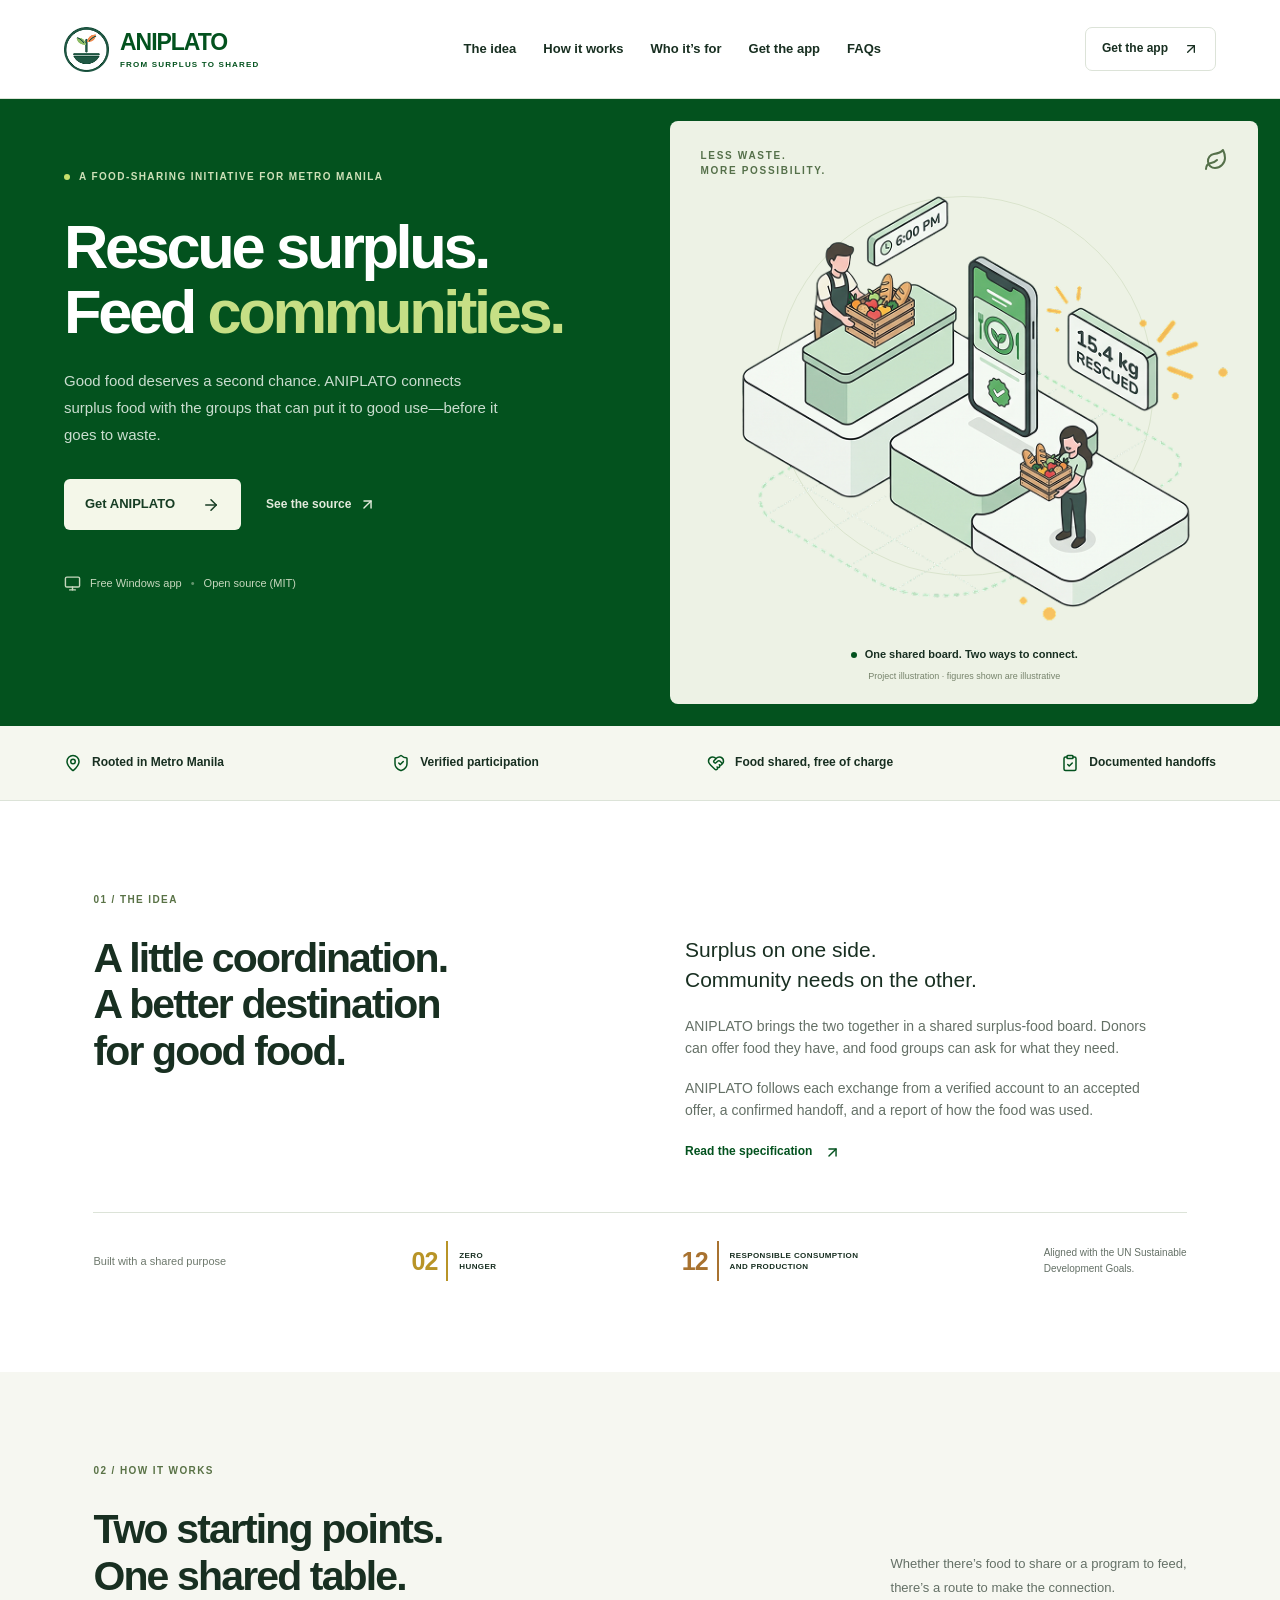
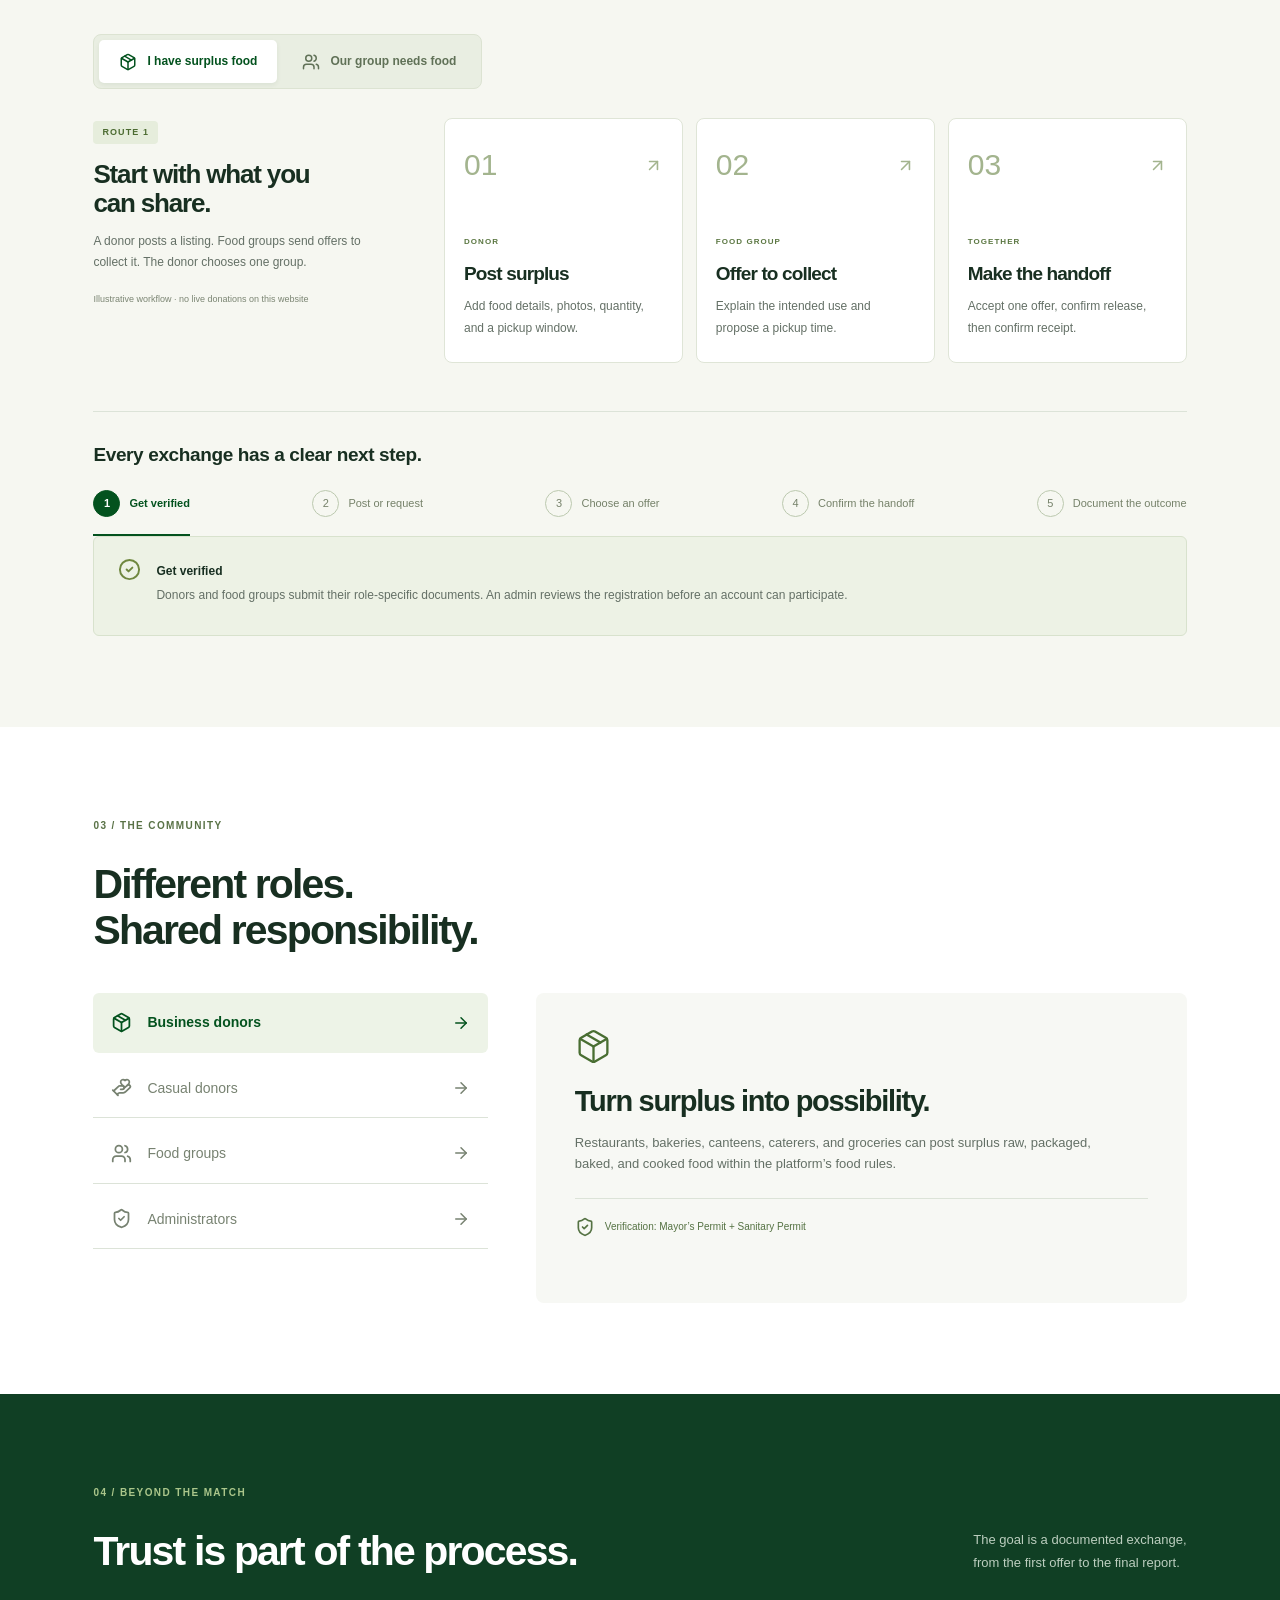
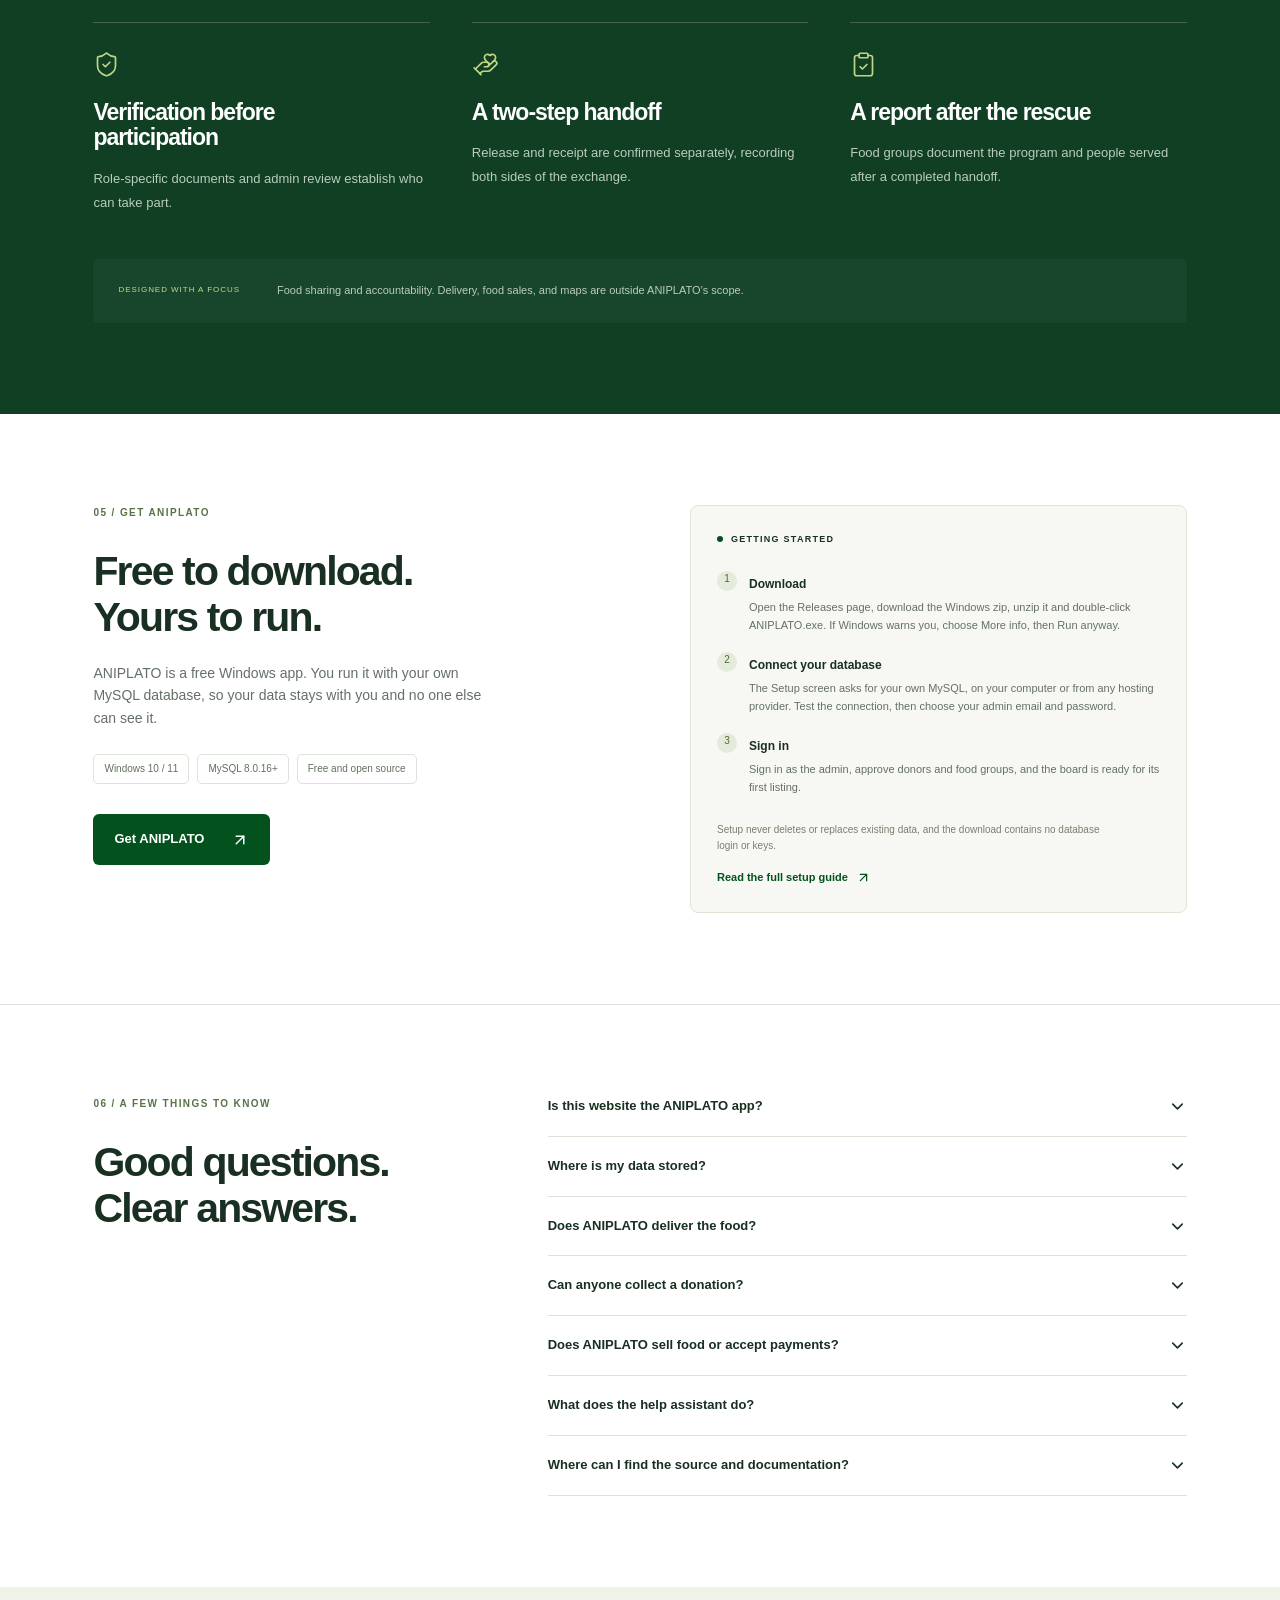
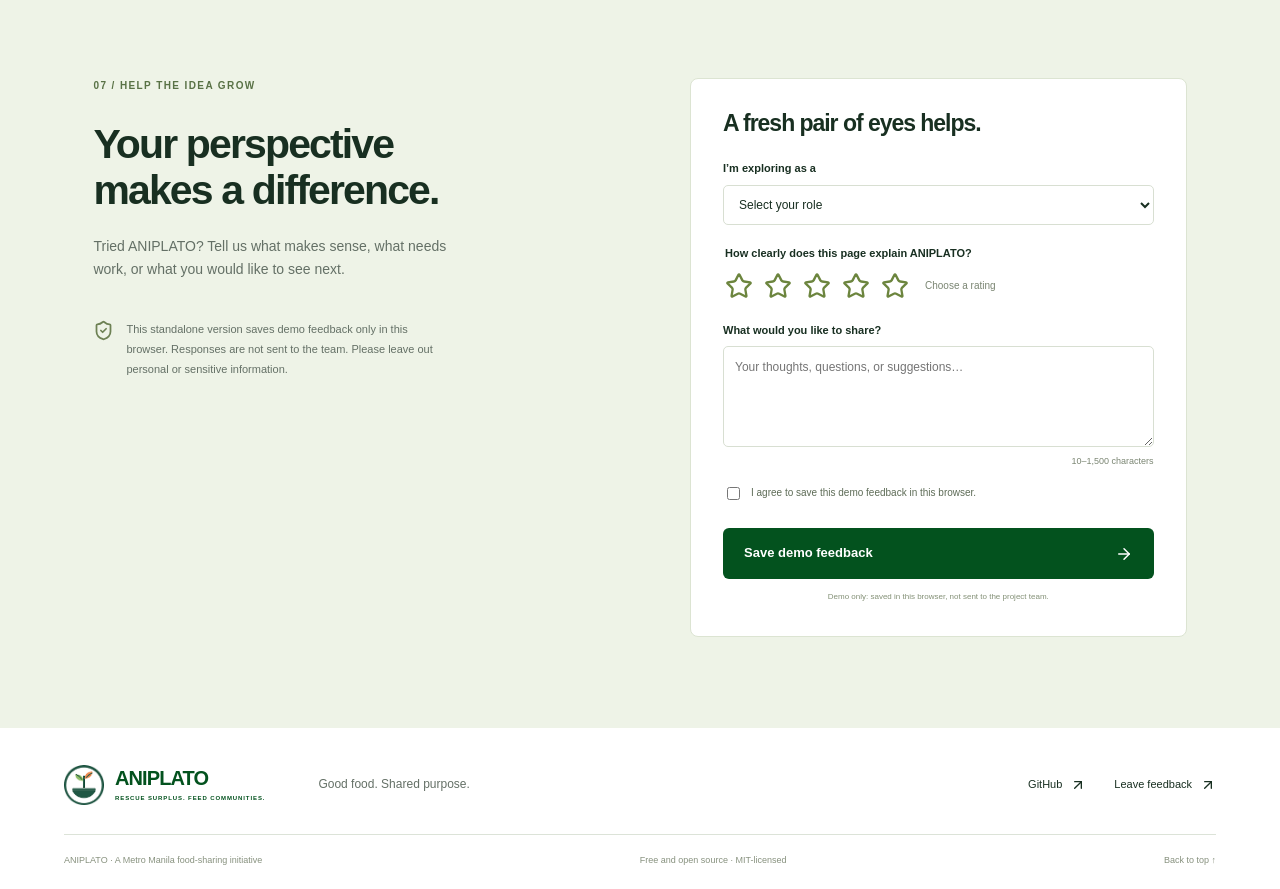
<file: website/index.html>
<!doctype html>
<html lang="en">
<head>
<meta charset="utf-8">
<meta name="viewport" content="width=device-width, initial-scale=1">
<meta name="description" content="ANIPLATO is a free app that connects Metro Manila’s surplus food donors with the food groups that need it. Download it and run it on your own database.">
<meta property="og:type" content="website">
<meta property="og:title" content="ANIPLATO — Rescue Surplus. Feed Communities.">
<meta property="og:description" content="A free, open-source app that gets surplus food from Metro Manila businesses to the food groups that need it, before it spoils.">
<meta name="twitter:card" content="summary">
<title>ANIPLATO — Rescue Surplus. Feed Communities.</title>
<link rel="icon" href="assets/logo.png">
<link rel="stylesheet" href="styles.css">
<script src="script.js" defer></script>
</head>
<body><a class="skip" href="#main">Skip to content</a><header><a aria-label="ANIPLATO home" class="brand" href="#"><img alt="" src="assets/logo.png"/><span>ANIPLATO<small>FROM SURPLUS TO SHARED</small></span></a><nav aria-label="Main navigation" class=""><a href="#project">The idea</a><a href="#how-it-works">How it works</a><a href="#community">Who it’s for</a><a href="#source">Get the app</a><a href="#faqs">FAQs</a></nav><a class="nav-cta" href="https://github.com/Az-Zav/ANIPLATO/releases" rel="noreferrer" target="_blank">Get the app <svg aria-hidden="true" class="lucide lucide-arrow-up-right" fill="none" height="16" stroke="currentColor" stroke-linecap="round" stroke-linejoin="round" stroke-width="2" viewbox="0 0 24 24" width="16" xmlns="http://www.w3.org/2000/svg"><path d="M7 7h10v10"></path><path d="M7 17 17 7"></path></svg></a><button aria-expanded="false" aria-label="Open menu" class="menu"><svg aria-hidden="true" class="lucide lucide-menu" fill="none" height="24" stroke="currentColor" stroke-linecap="round" stroke-linejoin="round" stroke-width="2" viewbox="0 0 24 24" width="24" xmlns="http://www.w3.org/2000/svg"><path d="M4 5h16"></path><path d="M4 12h16"></path><path d="M4 19h16"></path></svg></button></header><main id="main"><section class="hero"><div class="hero-copy"><div class="eyebrow"><span class="dot"></span>A FOOD-SHARING INITIATIVE FOR METRO MANILA</div><h1>Rescue surplus.<br/>Feed <span>communities.</span></h1><p>Good food deserves a second chance. ANIPLATO connects surplus food with the groups that can put it to good use—before it goes to waste.</p><div class="hero-actions"><a class="button light" href="https://github.com/Az-Zav/ANIPLATO/releases" rel="noreferrer" target="_blank">Get ANIPLATO <svg aria-hidden="true" class="lucide lucide-arrow-right" fill="none" height="18" stroke="currentColor" stroke-linecap="round" stroke-linejoin="round" stroke-width="2" viewbox="0 0 24 24" width="18" xmlns="http://www.w3.org/2000/svg"><path d="M5 12h14"></path><path d="m12 5 7 7-7 7"></path></svg></a><a class="text-link" href="https://github.com/Az-Zav/ANIPLATO" rel="noreferrer" target="_blank">See the source <svg aria-hidden="true" class="lucide lucide-arrow-up-right" fill="none" height="17" stroke="currentColor" stroke-linecap="round" stroke-linejoin="round" stroke-width="2" viewbox="0 0 24 24" width="17" xmlns="http://www.w3.org/2000/svg"><path d="M7 7h10v10"></path><path d="M7 17 17 7"></path></svg></a></div><div class="hero-note"><svg aria-hidden="true" class="lucide lucide-monitor" fill="none" height="17" stroke="currentColor" stroke-linecap="round" stroke-linejoin="round" stroke-width="2" viewbox="0 0 24 24" width="17" xmlns="http://www.w3.org/2000/svg"><rect height="14" rx="2" width="20" x="2" y="3"></rect><line x1="8" x2="16" y1="21" y2="21"></line><line x1="12" x2="12" y1="17" y2="21"></line></svg> Free Windows app <span>•</span> Open source (MIT)</div></div><div class="hero-art"><div class="art-heading"><span>LESS WASTE.<br/>MORE POSSIBILITY.</span><svg aria-hidden="true" class="lucide lucide-leaf" fill="none" height="24" stroke="currentColor" stroke-linecap="round" stroke-linejoin="round" stroke-width="2" viewbox="0 0 24 24" width="24" xmlns="http://www.w3.org/2000/svg"><path d="M11 20A7 7 0 0 1 9.8 6.1C15.5 5 17 4.48 19 2c1 2 2 4.18 2 8 0 5.5-4.78 10-10 10Z"></path><path d="M2 21c0-3 1.85-5.36 5.08-6C9.5 14.52 12 13 13 12"></path></svg></div><img alt="ANIPLATO’s original illustration of a donor sharing a food crate with a community recipient" src="assets/hero.png"/><div class="art-caption"><span class="dot"></span> One shared board. Two ways to connect.</div><span class="illustration-note">Project illustration · figures shown are illustrative</span></div></section><div class="values-strip"><span><svg aria-hidden="true" class="lucide lucide-map-pin" fill="none" height="24" stroke="currentColor" stroke-linecap="round" stroke-linejoin="round" stroke-width="2" viewbox="0 0 24 24" width="24" xmlns="http://www.w3.org/2000/svg"><path d="M20 10c0 4.993-5.539 10.193-7.399 11.799a1 1 0 0 1-1.202 0C9.539 20.193 4 14.993 4 10a8 8 0 0 1 16 0"></path><circle cx="12" cy="10" r="3"></circle></svg>Rooted in Metro Manila</span><span><svg aria-hidden="true" class="lucide lucide-shield-check" fill="none" height="24" stroke="currentColor" stroke-linecap="round" stroke-linejoin="round" stroke-width="2" viewbox="0 0 24 24" width="24" xmlns="http://www.w3.org/2000/svg"><path d="M20 13c0 5-3.5 7.5-7.66 8.95a1 1 0 0 1-.67-.01C7.5 20.5 4 18 4 13V6a1 1 0 0 1 1-1c2 0 4.5-1.2 6.24-2.72a1.17 1.17 0 0 1 1.52 0C14.51 3.81 17 5 19 5a1 1 0 0 1 1 1z"></path><path d="m9 12 2 2 4-4"></path></svg>Verified participation</span><span><svg aria-hidden="true" class="lucide lucide-heart-handshake" fill="none" height="24" stroke="currentColor" stroke-linecap="round" stroke-linejoin="round" stroke-width="2" viewbox="0 0 24 24" width="24" xmlns="http://www.w3.org/2000/svg"><path d="M19.414 14.414C21 12.828 22 11.5 22 9.5a5.5 5.5 0 0 0-9.591-3.676.6.6 0 0 1-.818.001A5.5 5.5 0 0 0 2 9.5c0 2.3 1.5 4 3 5.5l5.535 5.362a2 2 0 0 0 2.879.052 2.12 2.12 0 0 0-.004-3 2.124 2.124 0 1 0 3-3 2.124 2.124 0 0 0 3.004 0 2 2 0 0 0 0-2.828l-1.881-1.882a2.41 2.41 0 0 0-3.409 0l-1.71 1.71a2 2 0 0 1-2.828 0 2 2 0 0 1 0-2.828l2.823-2.762"></path></svg>Food shared, free of charge</span><span><svg aria-hidden="true" class="lucide lucide-clipboard-check" fill="none" height="24" stroke="currentColor" stroke-linecap="round" stroke-linejoin="round" stroke-width="2" viewbox="0 0 24 24" width="24" xmlns="http://www.w3.org/2000/svg"><rect height="4" rx="1" ry="1" width="8" x="8" y="2"></rect><path d="M16 4h2a2 2 0 0 1 2 2v14a2 2 0 0 1-2 2H6a2 2 0 0 1-2-2V6a2 2 0 0 1 2-2h2"></path><path d="m9 14 2 2 4-4"></path></svg>Documented handoffs</span></div><section class="section project" id="project"><div class="section-kicker">01 / THE IDEA</div><div class="project-grid"><h2>A little coordination.<br/>A better destination<br/>for good food.</h2><div><p class="lead">Surplus on one side.<br/>Community needs on the other.</p><p>ANIPLATO brings the two together in a shared surplus-food board. Donors can offer food they have, and food groups can ask for what they need.</p><p>ANIPLATO follows each exchange from a verified account to an accepted offer, a confirmed handoff, and a report of how the food was used.</p><a class="inline-link" href="https://github.com/Az-Zav/ANIPLATO/blob/main/docs/Project%20Spec.md" rel="noreferrer" target="_blank">Read the specification <svg aria-hidden="true" class="lucide lucide-arrow-up-right" fill="none" height="17" stroke="currentColor" stroke-linecap="round" stroke-linejoin="round" stroke-width="2" viewbox="0 0 24 24" width="17" xmlns="http://www.w3.org/2000/svg"><path d="M7 7h10v10"></path><path d="M7 17 17 7"></path></svg></a></div></div><div class="sdg-row"><span class="sdg-title">Built with a shared purpose</span><div><b class="sdg-number gold">02</b><span>ZERO<br/>HUNGER</span></div><div><b class="sdg-number ochre">12</b><span>RESPONSIBLE CONSUMPTION<br/>AND PRODUCTION</span></div><p>Aligned with the UN Sustainable<br/>Development Goals.</p></div></section><section class="routes section" id="how-it-works"><div class="section-top"><div><div class="section-kicker">02 / HOW IT WORKS</div><h2>Two starting points.<br/>One shared table.</h2></div><p>Whether there’s food to share or a program to feed,<br class="desktop"/> there’s a route to make the connection.</p></div><div aria-label="Donation routes" class="route-tabs" role="tablist"><button aria-controls="route-panel" aria-selected="true" id="route-tab-0" role="tab"><svg aria-hidden="true" class="lucide lucide-package" fill="none" height="18" stroke="currentColor" stroke-linecap="round" stroke-linejoin="round" stroke-width="2" viewbox="0 0 24 24" width="18" xmlns="http://www.w3.org/2000/svg"><path d="M11 21.73a2 2 0 0 0 2 0l7-4A2 2 0 0 0 21 16V8a2 2 0 0 0-1-1.73l-7-4a2 2 0 0 0-2 0l-7 4A2 2 0 0 0 3 8v8a2 2 0 0 0 1 1.73z"></path><path d="M12 22V12"></path><polyline points="3.29 7 12 12 20.71 7"></polyline><path d="m7.5 4.27 9 5.15"></path></svg> I have surplus food</button><button aria-controls="route-panel" aria-selected="false" id="route-tab-1" role="tab"><svg aria-hidden="true" class="lucide lucide-users" fill="none" height="18" stroke="currentColor" stroke-linecap="round" stroke-linejoin="round" stroke-width="2" viewbox="0 0 24 24" width="18" xmlns="http://www.w3.org/2000/svg"><path d="M16 21v-2a4 4 0 0 0-4-4H6a4 4 0 0 0-4 4v2"></path><path d="M16 3.128a4 4 0 0 1 0 7.744"></path><path d="M22 21v-2a4 4 0 0 0-3-3.87"></path><circle cx="9" cy="7" r="4"></circle></svg> Our group needs food</button></div><div aria-labelledby="route-tab-0" class="route-panel" id="route-panel" role="tabpanel"><div class="route-intro"><span class="pill">ROUTE 1</span><h3>Start with what you can share.</h3><p>A donor posts a listing. Food groups send offers to collect it. The donor chooses one group.</p><small>Illustrative workflow · no live donations on this website</small></div><div class="route-cards"><article><div class="card-num">01<svg aria-hidden="true" class="lucide lucide-arrow-up-right" fill="none" height="19" stroke="currentColor" stroke-linecap="round" stroke-linejoin="round" stroke-width="2" viewbox="0 0 24 24" width="19" xmlns="http://www.w3.org/2000/svg"><path d="M7 7h10v10"></path><path d="M7 17 17 7"></path></svg></div><small>DONOR</small><h4>Post surplus</h4><p>Add food details, photos, quantity, and a pickup window.</p></article><article><div class="card-num">02<svg aria-hidden="true" class="lucide lucide-arrow-up-right" fill="none" height="19" stroke="currentColor" stroke-linecap="round" stroke-linejoin="round" stroke-width="2" viewbox="0 0 24 24" width="19" xmlns="http://www.w3.org/2000/svg"><path d="M7 7h10v10"></path><path d="M7 17 17 7"></path></svg></div><small>FOOD GROUP</small><h4>Offer to collect</h4><p>Explain the intended use and propose a pickup time.</p></article><article><div class="card-num">03<svg aria-hidden="true" class="lucide lucide-arrow-up-right" fill="none" height="19" stroke="currentColor" stroke-linecap="round" stroke-linejoin="round" stroke-width="2" viewbox="0 0 24 24" width="19" xmlns="http://www.w3.org/2000/svg"><path d="M7 7h10v10"></path><path d="M7 17 17 7"></path></svg></div><small>TOGETHER</small><h4>Make the handoff</h4><p>Accept one offer, confirm release, then confirm receipt.</p></article></div></div><div class="process"><h3>Every exchange has a clear next step.</h3><div aria-label="Explore the exchange stages" class="step-buttons"><button aria-pressed="true"><span>1</span>Get verified</button><button aria-pressed="false"><span>2</span>Post or request</button><button aria-pressed="false"><span>3</span>Choose an offer</button><button aria-pressed="false"><span>4</span>Confirm the handoff</button><button aria-pressed="false"><span>5</span>Document the outcome</button></div><div aria-live="polite" class="step-detail"><svg aria-hidden="true" class="lucide lucide-circle-check" fill="none" height="23" stroke="currentColor" stroke-linecap="round" stroke-linejoin="round" stroke-width="2" viewbox="0 0 24 24" width="23" xmlns="http://www.w3.org/2000/svg"><circle cx="12" cy="12" r="10"></circle><path d="m9 12 2 2 4-4"></path></svg><div><b>Get verified</b><p>Donors and food groups submit their role-specific documents. An admin reviews the registration before an account can participate.</p></div></div></div></section><section class="section community" id="community"><div class="section-kicker">03 / THE COMMUNITY</div><h2>Different roles.<br/>Shared responsibility.</h2><div class="role-layout"><div aria-label="Participant roles" class="role-tabs" role="tablist"><button aria-controls="role-panel" aria-selected="true" id="role-tab-0" role="tab"><svg aria-hidden="true" class="lucide lucide-package" fill="none" height="21" stroke="currentColor" stroke-linecap="round" stroke-linejoin="round" stroke-width="2" viewbox="0 0 24 24" width="21" xmlns="http://www.w3.org/2000/svg"><path d="M11 21.73a2 2 0 0 0 2 0l7-4A2 2 0 0 0 21 16V8a2 2 0 0 0-1-1.73l-7-4a2 2 0 0 0-2 0l-7 4A2 2 0 0 0 3 8v8a2 2 0 0 0 1 1.73z"></path><path d="M12 22V12"></path><polyline points="3.29 7 12 12 20.71 7"></polyline><path d="m7.5 4.27 9 5.15"></path></svg>Business donors<svg aria-hidden="true" class="lucide lucide-arrow-right" fill="none" height="18" stroke="currentColor" stroke-linecap="round" stroke-linejoin="round" stroke-width="2" viewbox="0 0 24 24" width="18" xmlns="http://www.w3.org/2000/svg"><path d="M5 12h14"></path><path d="m12 5 7 7-7 7"></path></svg></button><button aria-controls="role-panel" aria-selected="false" id="role-tab-1" role="tab"><svg aria-hidden="true" class="lucide lucide-hand-heart" fill="none" height="21" stroke="currentColor" stroke-linecap="round" stroke-linejoin="round" stroke-width="2" viewbox="0 0 24 24" width="21" xmlns="http://www.w3.org/2000/svg"><path d="M11 14h2a2 2 0 0 0 0-4h-3c-.6 0-1.1.2-1.4.6L3 16"></path><path d="m14.45 13.39 5.05-4.694C20.196 8 21 6.85 21 5.75a2.75 2.75 0 0 0-4.797-1.837.276.276 0 0 1-.406 0A2.75 2.75 0 0 0 11 5.75c0 1.2.802 2.248 1.5 2.946L16 11.95"></path><path d="m2 15 6 6"></path><path d="m7 20 1.6-1.4c.3-.4.8-.6 1.4-.6h4c1.1 0 2.1-.4 2.8-1.2l4.6-4.4a1 1 0 0 0-2.75-2.91"></path></svg>Casual donors<svg aria-hidden="true" class="lucide lucide-arrow-right" fill="none" height="18" stroke="currentColor" stroke-linecap="round" stroke-linejoin="round" stroke-width="2" viewbox="0 0 24 24" width="18" xmlns="http://www.w3.org/2000/svg"><path d="M5 12h14"></path><path d="m12 5 7 7-7 7"></path></svg></button><button aria-controls="role-panel" aria-selected="false" id="role-tab-2" role="tab"><svg aria-hidden="true" class="lucide lucide-users" fill="none" height="21" stroke="currentColor" stroke-linecap="round" stroke-linejoin="round" stroke-width="2" viewbox="0 0 24 24" width="21" xmlns="http://www.w3.org/2000/svg"><path d="M16 21v-2a4 4 0 0 0-4-4H6a4 4 0 0 0-4 4v2"></path><path d="M16 3.128a4 4 0 0 1 0 7.744"></path><path d="M22 21v-2a4 4 0 0 0-3-3.87"></path><circle cx="9" cy="7" r="4"></circle></svg>Food groups<svg aria-hidden="true" class="lucide lucide-arrow-right" fill="none" height="18" stroke="currentColor" stroke-linecap="round" stroke-linejoin="round" stroke-width="2" viewbox="0 0 24 24" width="18" xmlns="http://www.w3.org/2000/svg"><path d="M5 12h14"></path><path d="m12 5 7 7-7 7"></path></svg></button><button aria-controls="role-panel" aria-selected="false" id="role-tab-3" role="tab"><svg aria-hidden="true" class="lucide lucide-shield-check" fill="none" height="21" stroke="currentColor" stroke-linecap="round" stroke-linejoin="round" stroke-width="2" viewbox="0 0 24 24" width="21" xmlns="http://www.w3.org/2000/svg"><path d="M20 13c0 5-3.5 7.5-7.66 8.95a1 1 0 0 1-.67-.01C7.5 20.5 4 18 4 13V6a1 1 0 0 1 1-1c2 0 4.5-1.2 6.24-2.72a1.17 1.17 0 0 1 1.52 0C14.51 3.81 17 5 19 5a1 1 0 0 1 1 1z"></path><path d="m9 12 2 2 4-4"></path></svg>Administrators<svg aria-hidden="true" class="lucide lucide-arrow-right" fill="none" height="18" stroke="currentColor" stroke-linecap="round" stroke-linejoin="round" stroke-width="2" viewbox="0 0 24 24" width="18" xmlns="http://www.w3.org/2000/svg"><path d="M5 12h14"></path><path d="m12 5 7 7-7 7"></path></svg></button></div><div aria-labelledby="role-tab-0" class="role-panel" id="role-panel" role="tabpanel"><svg aria-hidden="true" class="lucide lucide-package" fill="none" height="37" stroke="currentColor" stroke-linecap="round" stroke-linejoin="round" stroke-width="1.5" viewbox="0 0 24 24" width="37" xmlns="http://www.w3.org/2000/svg"><path d="M11 21.73a2 2 0 0 0 2 0l7-4A2 2 0 0 0 21 16V8a2 2 0 0 0-1-1.73l-7-4a2 2 0 0 0-2 0l-7 4A2 2 0 0 0 3 8v8a2 2 0 0 0 1 1.73z"></path><path d="M12 22V12"></path><polyline points="3.29 7 12 12 20.71 7"></polyline><path d="m7.5 4.27 9 5.15"></path></svg><h3>Turn surplus into possibility.</h3><p>Restaurants, bakeries, canteens, caterers, and groceries can post surplus raw, packaged, baked, and cooked food within the platform’s food rules.</p><div class="verification"><svg aria-hidden="true" class="lucide lucide-shield-check" fill="none" height="20" stroke="currentColor" stroke-linecap="round" stroke-linejoin="round" stroke-width="2" viewbox="0 0 24 24" width="20" xmlns="http://www.w3.org/2000/svg"><path d="M20 13c0 5-3.5 7.5-7.66 8.95a1 1 0 0 1-.67-.01C7.5 20.5 4 18 4 13V6a1 1 0 0 1 1-1c2 0 4.5-1.2 6.24-2.72a1.17 1.17 0 0 1 1.52 0C14.51 3.81 17 5 19 5a1 1 0 0 1 1 1z"></path><path d="m9 12 2 2 4-4"></path></svg>Verification: Mayor’s Permit + Sanitary Permit</div></div></div></section><section class="trust section"><div class="section-top"><div><div class="section-kicker">04 / BEYOND THE MATCH</div><h2>Trust is part of the process.</h2></div><p>The goal is a documented exchange,<br/>from the first offer to the final report.</p></div><div class="trust-grid"><article><svg aria-hidden="true" class="lucide lucide-shield-check" fill="none" height="27" stroke="currentColor" stroke-linecap="round" stroke-linejoin="round" stroke-width="1.5" viewbox="0 0 24 24" width="27" xmlns="http://www.w3.org/2000/svg"><path d="M20 13c0 5-3.5 7.5-7.66 8.95a1 1 0 0 1-.67-.01C7.5 20.5 4 18 4 13V6a1 1 0 0 1 1-1c2 0 4.5-1.2 6.24-2.72a1.17 1.17 0 0 1 1.52 0C14.51 3.81 17 5 19 5a1 1 0 0 1 1 1z"></path><path d="m9 12 2 2 4-4"></path></svg><h3>Verification before participation</h3><p>Role-specific documents and admin review establish who can take part.</p></article><article><svg aria-hidden="true" class="lucide lucide-hand-heart" fill="none" height="27" stroke="currentColor" stroke-linecap="round" stroke-linejoin="round" stroke-width="1.5" viewbox="0 0 24 24" width="27" xmlns="http://www.w3.org/2000/svg"><path d="M11 14h2a2 2 0 0 0 0-4h-3c-.6 0-1.1.2-1.4.6L3 16"></path><path d="m14.45 13.39 5.05-4.694C20.196 8 21 6.85 21 5.75a2.75 2.75 0 0 0-4.797-1.837.276.276 0 0 1-.406 0A2.75 2.75 0 0 0 11 5.75c0 1.2.802 2.248 1.5 2.946L16 11.95"></path><path d="m2 15 6 6"></path><path d="m7 20 1.6-1.4c.3-.4.8-.6 1.4-.6h4c1.1 0 2.1-.4 2.8-1.2l4.6-4.4a1 1 0 0 0-2.75-2.91"></path></svg><h3>A two-step handoff</h3><p>Release and receipt are confirmed separately, recording both sides of the exchange.</p></article><article><svg aria-hidden="true" class="lucide lucide-clipboard-check" fill="none" height="27" stroke="currentColor" stroke-linecap="round" stroke-linejoin="round" stroke-width="1.5" viewbox="0 0 24 24" width="27" xmlns="http://www.w3.org/2000/svg"><rect height="4" rx="1" ry="1" width="8" x="8" y="2"></rect><path d="M16 4h2a2 2 0 0 1 2 2v14a2 2 0 0 1-2 2H6a2 2 0 0 1-2-2V6a2 2 0 0 1 2-2h2"></path><path d="m9 14 2 2 4-4"></path></svg><h3>A report after the rescue</h3><p>Food groups document the program and people served after a completed handoff.</p></article></div><div class="scope"><span>DESIGNED WITH A FOCUS</span><p>Food sharing and accountability. Delivery, food sales, and maps are outside ANIPLATO’s scope.</p></div></section><section class="section build" id="source"><div><div class="section-kicker">05 / GET ANIPLATO</div><h2>Free to download.<br/>Yours to run.</h2><p>ANIPLATO is a free Windows app. You run it with your own MySQL database, so your data stays with you and no one else can see it.</p><div class="tech-chips"><span>Windows 10 / 11</span><span>MySQL 8.0.16+</span><span>Free and open source</span></div><a class="button green" href="https://github.com/Az-Zav/ANIPLATO/releases" rel="noreferrer" target="_blank">Get ANIPLATO <svg aria-hidden="true" class="lucide lucide-arrow-up-right" fill="none" height="18" stroke="currentColor" stroke-linecap="round" stroke-linejoin="round" stroke-width="2" viewbox="0 0 24 24" width="18" xmlns="http://www.w3.org/2000/svg"><path d="M7 7h10v10"></path><path d="M7 17 17 7"></path></svg></a></div><div class="setup"><div class="setup-head"><span class="dot"></span> GETTING STARTED</div><ol><li><b>Download</b><p>Open the Releases page, download the Windows zip, unzip it and double-click ANIPLATO.exe. If Windows warns you, choose More info, then Run anyway.</p></li><li><b>Connect your database</b><p>The Setup screen asks for your own MySQL, on your computer or from any hosting provider. Test the connection, then choose your admin email and password.</p></li><li><b>Sign in</b><p>Sign in as the admin, approve donors and food groups, and the board is ready for its first listing.</p></li></ol><p class="setup-note">Setup never deletes or replaces existing data, and the download contains no database login or keys.</p><a href="https://github.com/Az-Zav/ANIPLATO/blob/main/docs/SELF-HOSTING.md" rel="noreferrer" target="_blank">Read the full setup guide <svg aria-hidden="true" class="lucide lucide-arrow-up-right" fill="none" height="15" stroke="currentColor" stroke-linecap="round" stroke-linejoin="round" stroke-width="2" viewbox="0 0 24 24" width="15" xmlns="http://www.w3.org/2000/svg"><path d="M7 7h10v10"></path><path d="M7 17 17 7"></path></svg></a></div></section><section class="section faq" id="faqs"><div><div class="section-kicker">06 / A FEW THINGS TO KNOW</div><h2>Good questions.<br/>Clear answers.</h2></div><div class="faq-list"><details><summary>Is this website the ANIPLATO app?<svg aria-hidden="true" class="lucide lucide-chevron-down" fill="none" height="19" stroke="currentColor" stroke-linecap="round" stroke-linejoin="round" stroke-width="2" viewbox="0 0 24 24" width="19" xmlns="http://www.w3.org/2000/svg"><path d="m6 9 6 6 6-6"></path></svg></summary><p>No. This site explains ANIPLATO. The app is a free Windows program you download from the Releases page and run on your own computer, with your own MySQL database.</p></details><details><summary>Where is my data stored?<svg aria-hidden="true" class="lucide lucide-chevron-down" fill="none" height="19" stroke="currentColor" stroke-linecap="round" stroke-linejoin="round" stroke-width="2" viewbox="0 0 24 24" width="19" xmlns="http://www.w3.org/2000/svg"><path d="m6 9 6 6 6-6"></path></svg></summary><p>In your own MySQL database, on your computer or with a hosting provider you choose. Nothing is sent to the ANIPLATO team, and the download contains no shared database login.</p></details><details><summary>Does ANIPLATO deliver the food?<svg aria-hidden="true" class="lucide lucide-chevron-down" fill="none" height="19" stroke="currentColor" stroke-linecap="round" stroke-linejoin="round" stroke-width="2" viewbox="0 0 24 24" width="19" xmlns="http://www.w3.org/2000/svg"><path d="m6 9 6 6 6-6"></path></svg></summary><p>No. Donors and food groups arrange the physical pickup and transport. ANIPLATO records the commitment and the two-step release and receipt confirmations.</p></details><details><summary>Can anyone collect a donation?<svg aria-hidden="true" class="lucide lucide-chevron-down" fill="none" height="19" stroke="currentColor" stroke-linecap="round" stroke-linejoin="round" stroke-width="2" viewbox="0 0 24 24" width="19" xmlns="http://www.w3.org/2000/svg"><path d="m6 9 6 6 6-6"></path></svg></summary><p>The app is designed for verified food groups with a standing feeding activity. It is not an individual food-ordering service. Donor categories also depend on their verified role.</p></details><details><summary>Does ANIPLATO sell food or accept payments?<svg aria-hidden="true" class="lucide lucide-chevron-down" fill="none" height="19" stroke="currentColor" stroke-linecap="round" stroke-linejoin="round" stroke-width="2" viewbox="0 0 24 24" width="19" xmlns="http://www.w3.org/2000/svg"><path d="m6 9 6 6 6-6"></path></svg></summary><p>No. Food is donated for free distribution. Selling food and payment processing are outside ANIPLATO’s scope.</p></details><details><summary>What does the help assistant do?<svg aria-hidden="true" class="lucide lucide-chevron-down" fill="none" height="19" stroke="currentColor" stroke-linecap="round" stroke-linejoin="round" stroke-width="2" viewbox="0 0 24 24" width="19" xmlns="http://www.w3.org/2000/svg"><path d="m6 9 6 6 6-6"></path></svg></summary><p>An optional read-only assistant answers questions about using ANIPLATO. It sees only your question and the screen name, never account data, and it cannot change anything. It needs your own free key; without one, the rest of the app works as normal.</p></details><details><summary>Where can I find the source and documentation?<svg aria-hidden="true" class="lucide lucide-chevron-down" fill="none" height="19" stroke="currentColor" stroke-linecap="round" stroke-linejoin="round" stroke-width="2" viewbox="0 0 24 24" width="19" xmlns="http://www.w3.org/2000/svg"><path d="m6 9 6 6 6-6"></path></svg></summary><p>The public GitHub repository contains the Java source, SQL schema, tests, project specification, architecture, and setup instructions. Use the GitHub links on this page.</p></details></div></section><section class="feedback section" id="feedback"><div><div class="section-kicker">07 / HELP THE IDEA GROW</div><h2>Your perspective<br/>makes a difference.</h2><p>Tried ANIPLATO? Tell us what makes sense, what needs work, or what you would like to see next.</p><div class="feedback-note"><svg aria-hidden="true" class="lucide lucide-shield-check" fill="none" height="21" stroke="currentColor" stroke-linecap="round" stroke-linejoin="round" stroke-width="2" viewbox="0 0 24 24" width="21" xmlns="http://www.w3.org/2000/svg"><path d="M20 13c0 5-3.5 7.5-7.66 8.95a1 1 0 0 1-.67-.01C7.5 20.5 4 18 4 13V6a1 1 0 0 1 1-1c2 0 4.5-1.2 6.24-2.72a1.17 1.17 0 0 1 1.52 0C14.51 3.81 17 5 19 5a1 1 0 0 1 1 1z"></path><path d="m9 12 2 2 4-4"></path></svg><p>This standalone version saves demo feedback only in this browser. Responses are not sent to the team. Please leave out personal or sensitive information.</p></div></div><div class="feedback-card"><form><h3>A fresh pair of eyes helps.</h3><label for="audience">I’m exploring as a</label><select id="audience" name="audience" required=""><option disabled="" selected="" value="">Select your role</option><option>Student / evaluator</option><option>Potential donor</option><option>Food group</option><option>Other visitor</option></select><fieldset><legend>How clearly does this page explain ANIPLATO?</legend><div aria-label="Project clarity rating" class="stars" role="group"><button aria-label="1 out of 5 stars" aria-pressed="false" type="button"><svg aria-hidden="true" class="lucide lucide-star" fill="none" height="28" stroke="currentColor" stroke-linecap="round" stroke-linejoin="round" stroke-width="2" viewbox="0 0 24 24" width="28" xmlns="http://www.w3.org/2000/svg"><path d="M11.525 2.295a.53.53 0 0 1 .95 0l2.31 4.679a2.123 2.123 0 0 0 1.595 1.16l5.166.756a.53.53 0 0 1 .294.904l-3.736 3.638a2.123 2.123 0 0 0-.611 1.878l.882 5.14a.53.53 0 0 1-.771.56l-4.618-2.428a2.122 2.122 0 0 0-1.973 0L6.396 21.01a.53.53 0 0 1-.77-.56l.881-5.139a2.122 2.122 0 0 0-.611-1.879L2.16 9.795a.53.53 0 0 1 .294-.906l5.165-.755a2.122 2.122 0 0 0 1.597-1.16z"></path></svg></button><button aria-label="2 out of 5 stars" aria-pressed="false" type="button"><svg aria-hidden="true" class="lucide lucide-star" fill="none" height="28" stroke="currentColor" stroke-linecap="round" stroke-linejoin="round" stroke-width="2" viewbox="0 0 24 24" width="28" xmlns="http://www.w3.org/2000/svg"><path d="M11.525 2.295a.53.53 0 0 1 .95 0l2.31 4.679a2.123 2.123 0 0 0 1.595 1.16l5.166.756a.53.53 0 0 1 .294.904l-3.736 3.638a2.123 2.123 0 0 0-.611 1.878l.882 5.14a.53.53 0 0 1-.771.56l-4.618-2.428a2.122 2.122 0 0 0-1.973 0L6.396 21.01a.53.53 0 0 1-.77-.56l.881-5.139a2.122 2.122 0 0 0-.611-1.879L2.16 9.795a.53.53 0 0 1 .294-.906l5.165-.755a2.122 2.122 0 0 0 1.597-1.16z"></path></svg></button><button aria-label="3 out of 5 stars" aria-pressed="false" type="button"><svg aria-hidden="true" class="lucide lucide-star" fill="none" height="28" stroke="currentColor" stroke-linecap="round" stroke-linejoin="round" stroke-width="2" viewbox="0 0 24 24" width="28" xmlns="http://www.w3.org/2000/svg"><path d="M11.525 2.295a.53.53 0 0 1 .95 0l2.31 4.679a2.123 2.123 0 0 0 1.595 1.16l5.166.756a.53.53 0 0 1 .294.904l-3.736 3.638a2.123 2.123 0 0 0-.611 1.878l.882 5.14a.53.53 0 0 1-.771.56l-4.618-2.428a2.122 2.122 0 0 0-1.973 0L6.396 21.01a.53.53 0 0 1-.77-.56l.881-5.139a2.122 2.122 0 0 0-.611-1.879L2.16 9.795a.53.53 0 0 1 .294-.906l5.165-.755a2.122 2.122 0 0 0 1.597-1.16z"></path></svg></button><button aria-label="4 out of 5 stars" aria-pressed="false" type="button"><svg aria-hidden="true" class="lucide lucide-star" fill="none" height="28" stroke="currentColor" stroke-linecap="round" stroke-linejoin="round" stroke-width="2" viewbox="0 0 24 24" width="28" xmlns="http://www.w3.org/2000/svg"><path d="M11.525 2.295a.53.53 0 0 1 .95 0l2.31 4.679a2.123 2.123 0 0 0 1.595 1.16l5.166.756a.53.53 0 0 1 .294.904l-3.736 3.638a2.123 2.123 0 0 0-.611 1.878l.882 5.14a.53.53 0 0 1-.771.56l-4.618-2.428a2.122 2.122 0 0 0-1.973 0L6.396 21.01a.53.53 0 0 1-.77-.56l.881-5.139a2.122 2.122 0 0 0-.611-1.879L2.16 9.795a.53.53 0 0 1 .294-.906l5.165-.755a2.122 2.122 0 0 0 1.597-1.16z"></path></svg></button><button aria-label="5 out of 5 stars" aria-pressed="false" type="button"><svg aria-hidden="true" class="lucide lucide-star" fill="none" height="28" stroke="currentColor" stroke-linecap="round" stroke-linejoin="round" stroke-width="2" viewbox="0 0 24 24" width="28" xmlns="http://www.w3.org/2000/svg"><path d="M11.525 2.295a.53.53 0 0 1 .95 0l2.31 4.679a2.123 2.123 0 0 0 1.595 1.16l5.166.756a.53.53 0 0 1 .294.904l-3.736 3.638a2.123 2.123 0 0 0-.611 1.878l.882 5.14a.53.53 0 0 1-.771.56l-4.618-2.428a2.122 2.122 0 0 0-1.973 0L6.396 21.01a.53.53 0 0 1-.77-.56l.881-5.139a2.122 2.122 0 0 0-.611-1.879L2.16 9.795a.53.53 0 0 1 .294-.906l5.165-.755a2.122 2.122 0 0 0 1.597-1.16z"></path></svg></button><span>Choose a rating</span></div></fieldset><label for="comment">What would you like to share?</label><textarea id="comment" maxlength="1500" minlength="10" name="comment" placeholder="Your thoughts, questions, or suggestions…" required="" rows="4"></textarea><div class="field-hint">10–1,500 characters</div><div aria-hidden="true" class="honey"><input autocomplete="off" name="website" tabindex="-1"/></div><label class="consent"><input name="consent" required="" type="checkbox"/>I agree to save this demo feedback in this browser.</label><p class="error" hidden="" role="alert"></p><button class="button green submit" type="submit">Save demo feedback<svg aria-hidden="true" class="lucide lucide-arrow-right" fill="none" height="18" stroke="currentColor" stroke-linecap="round" stroke-linejoin="round" stroke-width="2" viewbox="0 0 24 24" width="18" xmlns="http://www.w3.org/2000/svg"><path d="M5 12h14"></path><path d="m12 5 7 7-7 7"></path></svg></button><small>Demo only: saved in this browser, not sent to the project team.</small></form></div></section></main><footer><div class="footer-main"><a class="brand" href="#"><img alt="" src="assets/logo.png"/><span>ANIPLATO<small>RESCUE SURPLUS. FEED COMMUNITIES.</small></span></a><p>Good food. Shared purpose.</p><a href="https://github.com/Az-Zav/ANIPLATO" rel="noreferrer" target="_blank">GitHub <svg aria-hidden="true" class="lucide lucide-arrow-up-right" fill="none" height="16" stroke="currentColor" stroke-linecap="round" stroke-linejoin="round" stroke-width="2" viewbox="0 0 24 24" width="16" xmlns="http://www.w3.org/2000/svg"><path d="M7 7h10v10"></path><path d="M7 17 17 7"></path></svg></a><a href="#feedback">Leave feedback <svg aria-hidden="true" class="lucide lucide-arrow-up-right" fill="none" height="16" stroke="currentColor" stroke-linecap="round" stroke-linejoin="round" stroke-width="2" viewbox="0 0 24 24" width="16" xmlns="http://www.w3.org/2000/svg"><path d="M7 7h10v10"></path><path d="M7 17 17 7"></path></svg></a></div><div class="footer-bottom"><span>ANIPLATO · A Metro Manila food-sharing initiative</span><span>Free and open source · MIT-licensed</span><a href="#">Back to top ↑</a></div></footer></body>
</html>
</file>
<file: website/styles.css>
/* Standalone styles: no framework or external downloads needed. */
*,*::before,*::after { box-sizing:border-box; }
button,input,select,textarea { font:inherit; }
button { appearance:auto; }
svg { display:inline-block; vertical-align:middle; flex-shrink:0; }
img { display:block; max-width:100%; }
fieldset { min-width:0; }
[hidden] { display:none!important; }

:root{--green:#03521e;--deep:#073b1b;--ink:#182f21;--muted:#647066;--cream:#f6f7f1;--line:#dce3d8;--lime:#c6df6b}*{box-sizing:border-box}html{scroll-behavior:smooth;scroll-padding-top:100px}body{margin:0;font-family:'Segoe UI',Arial,sans-serif;color:var(--ink);background:#fff;font-size:15px;line-height:1.6}button,input,textarea,select{font:inherit}button,a,input,select,textarea{-webkit-tap-highlight-color:transparent}button,a{transition:background .18s,color .18s,transform .18s}button{cursor:pointer}a{color:inherit;text-decoration:none}button:focus-visible,a:focus-visible,input:focus-visible,textarea:focus-visible,select:focus-visible,summary:focus-visible{outline:3px solid #94b348;outline-offset:4px}button:disabled{cursor:wait;opacity:.7}h1,h2,h3,h4,p{margin:0}h1,h2,h3,h4{line-height:1.12;letter-spacing:-.045em}p{color:var(--muted)}header{height:99px;padding:0 max(5vw,24px);display:flex;align-items:center;justify-content:space-between;gap:24px;background:white;border-bottom:1px solid var(--line);position:sticky;top:0;z-index:30}.brand{display:flex;align-items:center;gap:11px;flex-shrink:0}.brand img{height:45px;width:45px}.brand span{font-weight:800;font-size:23px;letter-spacing:-.045em;color:var(--green);line-height:1.15}.brand small{display:block;font-size:8px;letter-spacing:.15em;font-weight:600;margin-top:5px}nav{display:flex;gap:27px;font-size:13px;font-weight:550}nav a:hover,.inline-link:hover{color:#3c7935}.nav-cta{border:1px solid var(--line);border-radius:7px;padding:11px 16px;display:flex;align-items:center;gap:15px;font-size:12px;font-weight:650}.nav-cta:hover{background:var(--cream)}.menu{display:none}.hero{display:grid;grid-template-columns:1.1fr 1fr;min-height:627px;background:var(--green)}.hero-copy{padding:70px 28px 54px max(5vw,24px);color:white}.eyebrow,.section-kicker{font-size:10px;font-weight:700;letter-spacing:.14em;display:flex;align-items:center;gap:9px}.eyebrow{color:#cee0b8}.dot{height:6px;width:6px;background:var(--lime);border-radius:50%;display:inline-block;flex-shrink:0}h1{font-size:clamp(44px,4.8vw,74px);font-weight:650;line-height:1.06;margin:29px 0 23px;letter-spacing:-.055em}h1 span{color:#c6df85}.hero-copy>p{max-width:440px;color:#caddcf;font-size:15px;line-height:1.8}.hero-actions{display:flex;gap:25px;align-items:center;margin-top:31px}.button{display:inline-flex;justify-content:center;align-items:center;gap:27px;border-radius:6px;padding:14px 20px;font-size:13px;font-weight:650;border:1px solid transparent}.light{background:#f4f7e9;color:#173d24}.light:hover{background:#dcebb5;transform:translateY(-2px)}.green{background:var(--green);color:white}.green:hover{background:#073d1d}.text-link{display:flex;align-items:center;gap:8px;font-size:12px;font-weight:600;color:#e2eadc}.hero-note{margin-top:45px;display:flex;gap:9px;align-items:center;color:#c6d7bd;font-size:11px}.hero-note>span{opacity:.5}.hero-art{background:#edf2e5;position:relative;overflow:hidden;margin:22px 22px 22px 0;border-radius:8px;display:flex;align-items:center;justify-content:center}.hero-art:before{content:'';position:absolute;width:380px;height:380px;border:1px solid #dae4cd;border-radius:50%;top:75px;left:calc(50% - 190px)}.hero-art>img{position:relative;width:100%;max-width:560px;object-fit:contain;transform:translateY(15px)}.art-heading{position:absolute;top:27px;left:30px;right:30px;display:flex;justify-content:space-between;color:#55704a}.art-heading span{font-size:10px;letter-spacing:.17em;font-weight:650;line-height:1.5}.art-caption{position:absolute;bottom:40px;display:flex;align-items:center;gap:8px;font-size:11px;font-weight:600}.art-caption .dot{background:var(--green)}.illustration-note{font-size:9px;color:#77846c;position:absolute;bottom:21px}.values-strip{display:flex;justify-content:space-between;gap:20px;padding:25px max(5vw,24px);background:#f5f7ef;border-bottom:1px solid var(--line)}.values-strip span{display:flex;align-items:center;gap:10px;font-size:12px;font-weight:550}.values-strip svg{width:18px;color:var(--green)}.section{padding:91px max(7.3vw,24px)}.section-kicker{color:#597246;margin-bottom:27px}h2{font-size:clamp(34px,3.2vw,49px);font-weight:600;line-height:1.13}h3{font-size:25px;font-weight:600}h4{font-size:19px;font-weight:650}.project-grid{display:grid;grid-template-columns:1fr 1fr;gap:90px}.project-grid>div{max-width:465px}.project-grid .lead{font-size:21px;color:var(--ink);font-weight:500;line-height:1.45;margin-bottom:19px}.project-grid p{font-size:14px;margin-bottom:17px}.inline-link{font-size:12px;display:inline-flex;align-items:center;gap:12px;font-weight:650;color:var(--green);background:none;border:0;padding:0}.sdg-row{border-top:1px solid var(--line);margin-top:50px;padding-top:28px;display:flex;align-items:center;justify-content:space-between;gap:25px}.sdg-title{font-size:11px;color:#6e796d}.sdg-row>div{display:flex;align-items:center;gap:11px}.sdg-number{font-size:25px;letter-spacing:-.04em;padding-right:9px;border-right:2px solid}.gold{color:#b89427}.ochre{color:#a87230}.sdg-row>div>span{font-size:8px;line-height:1.4;letter-spacing:.05em;font-weight:750}.sdg-row p{font-size:10px}.routes{background:var(--cream)}.section-top{display:flex;align-items:flex-end;justify-content:space-between;gap:30px;margin-bottom:35px}.section-top p{font-size:13px;line-height:1.8}.route-tabs{display:inline-flex;gap:5px;padding:5px;border:1px solid #dce3d2;background:#e9eee2;border-radius:8px;margin-bottom:29px}.route-tabs button{display:flex;align-items:center;gap:10px;border:0;border-radius:5px;padding:12px 20px;color:#607157;background:transparent;font-size:12px;font-weight:650}.route-tabs button[aria-selected=true]{background:white;color:var(--green);box-shadow:0 2px 5px #102e1010}.route-panel{display:grid;grid-template-columns:.85fr 2fr;gap:35px}.pill{display:inline-block;color:#4c6b31;background:#e6eddc;font-size:9px;letter-spacing:.12em;padding:4px 9px;border-radius:4px;font-weight:750}.route-intro h3{margin:16px 0 13px;font-size:26px;max-width:260px}.route-intro p{font-size:12px;max-width:280px;line-height:1.8}.route-intro>small{display:block;color:#7b8573;font-size:9px;margin-top:18px}.route-cards{display:grid;grid-template-columns:repeat(3,1fr);gap:13px}.route-cards article{background:white;border:1px solid #dfe5d7;border-radius:8px;padding:22px 19px}.card-num{display:flex;justify-content:space-between;align-items:center;color:#a3b48e;font-size:30px;font-weight:350;margin-bottom:38px}.route-cards small{font-size:8px;letter-spacing:.13em;color:#5b7742;font-weight:700}.route-cards h4{margin:12px 0 12px}.route-cards p{font-size:12px;line-height:1.8}.process{border-top:1px solid var(--line);margin-top:48px;padding-top:32px}.process h3{font-size:19px;letter-spacing:-.02em;margin-bottom:25px}.step-buttons{display:flex;justify-content:space-between;gap:10px}.step-buttons button{display:flex;align-items:center;gap:9px;background:none;border:0;font-size:11px;color:#758169;padding:0 0 17px;text-align:left;border-bottom:2px solid transparent}.step-buttons button>span{height:27px;width:27px;border:1px solid #bcc9af;border-radius:50%;display:flex;align-items:center;justify-content:center;flex-shrink:0}.step-buttons button[aria-pressed=true]{color:var(--green);font-weight:650;border-color:var(--green)}.step-buttons button[aria-pressed=true]>span{background:var(--green);color:white;border-color:var(--green)}.step-detail{display:flex;align-items:flex-start;gap:15px;border:1px solid #d8e2cd;background:#edf2e5;padding:21px 24px;border-radius:6px;min-height:100px}.step-detail>svg{color:#6f873f;flex-shrink:0}.step-detail b{font-size:12px}.step-detail p{font-size:12px;margin-top:4px}.community h2{margin-bottom:40px}.role-layout{display:grid;grid-template-columns:1fr 1.65fr;gap:48px}.role-tabs{display:flex;flex-direction:column;gap:6px}.role-tabs button{display:flex;align-items:center;gap:15px;background:white;border:0;border-bottom:1px solid var(--line);padding:18px;text-align:left;color:#778271;font-size:14px}.role-tabs button svg:last-child{margin-left:auto}.role-tabs button[aria-selected=true]{background:#edf3e7;border-color:transparent;border-radius:6px;color:var(--green);font-weight:650}.role-panel{background:#f7f8f4;padding:35px 39px;border-radius:8px;min-height:310px}.role-panel>svg{color:#496e32}.role-panel h3{margin:20px 0 15px;font-size:29px}.role-panel p{font-size:13px;max-width:530px}.verification{display:flex;align-items:center;gap:10px;font-size:10px;color:#557243;margin-top:24px;padding-top:18px;border-top:1px solid var(--line)}.verification svg{flex-shrink:0}.trust{background:#103f24;color:white}.trust .section-kicker{color:#abc68b}.trust .section-top p{color:#bccebf}.trust h2{max-width:620px}.trust-grid{display:grid;grid-template-columns:repeat(3,1fr);gap:42px;padding-top:12px}.trust-grid article{border-top:1px solid #49634b;padding-top:28px}.trust-grid svg{color:#c0d585}.trust-grid h3{font-size:23px;max-width:270px;margin:22px 0 16px}.trust-grid p{color:#b9ccbd;font-size:13px;line-height:1.8}.scope{display:flex;gap:37px;align-items:center;margin-top:45px;padding:23px 25px;background:#ffffff09;border-radius:5px}.scope span{font-size:8px;letter-spacing:.12em;color:#c4d98f;white-space:nowrap}.scope p{font-size:11px;color:#bbccbd}.build{display:grid;grid-template-columns:1fr 1fr;gap:100px}.build>div>p{font-size:14px;margin:22px 0;max-width:390px}.tech-chips{display:flex;flex-wrap:wrap;gap:8px;margin:25px 0 30px}.tech-chips span{display:flex;align-items:center;gap:6px;border:1px solid var(--line);padding:6px 10px;border-radius:5px;font-size:10px;color:#62715e}.setup{background:#f7f8f4;border:1px solid #e0e5d8;border-radius:8px;padding:26px}.setup-head{font-size:9px;font-weight:700;letter-spacing:.14em;display:flex;align-items:center;gap:8px}.setup-head .dot{background:var(--green)}.setup ol{counter-reset:setup;list-style:none;padding:0;margin:25px 0}.setup li{position:relative;padding-left:32px;margin:18px 0;counter-increment:setup}.setup li:before{content:counter(setup);position:absolute;left:0;top:0;background:#e4ebda;width:20px;height:20px;border-radius:50%;text-align:center;font-size:10px;color:#4c6b30}.setup b{font-size:12px}.setup li p{font-size:11px;margin-top:4px}.setup li code{font-size:10px;overflow-wrap:anywhere}.command{background:#163c25;color:#d7e6c5;border-radius:5px;padding:13px 14px;display:flex;justify-content:space-between;align-items:center;font-size:12px}.command button{border:0;background:none;color:#d0ddc5;display:flex;align-items:center;gap:6px;font-size:10px}.setup .setup-note{font-size:10px!important;margin:15px 0!important;color:#76816d}.setup>a{font-size:11px;font-weight:650;display:flex;align-items:center;gap:8px;color:var(--green)}.faq{border-top:1px solid var(--line);display:grid;grid-template-columns:1fr 1.6fr;gap:55px}.faq details{border-bottom:1px solid var(--line);padding:19px 0}.faq details:first-child{padding-top:0}.faq summary{display:flex;align-items:center;justify-content:space-between;gap:15px;list-style:none;font-size:13px;font-weight:600;cursor:pointer}.faq summary::-webkit-details-marker{display:none}.faq summary svg{flex-shrink:0;transition:transform .2s}.faq details[open] summary svg{transform:rotate(180deg)}.faq details p{font-size:12px;margin-top:15px;line-height:1.85}.feedback{background:#eef3e7;display:grid;grid-template-columns:1fr 1fr;gap:100px}.feedback>div>p{font-size:14px;max-width:370px;margin-top:22px}.feedback-note{display:flex;gap:12px;align-items:flex-start;margin-top:40px;max-width:340px}.feedback-note svg{flex-shrink:0;color:#6d8154}.feedback-note p{font-size:11px;line-height:1.8}.feedback-card{background:white;border-radius:8px;padding:32px;border:1px solid #dce4d2}.feedback-card h3{font-size:23px;margin-bottom:24px}.feedback-card label,.feedback-card legend{font-size:11px;font-weight:600;display:block;margin-bottom:7px}.feedback-card select,.feedback-card textarea{width:100%;border:1px solid #d8dfd2;border-radius:5px;padding:11px;font-size:12px;background:white;color:var(--ink)}.feedback-card textarea{resize:vertical}.feedback-card fieldset{border:0;margin:20px 0;padding:0}.stars{display:flex;align-items:center;gap:7px}.stars button{border:0;background:none;padding:2px;color:#6c853e}.stars span{font-size:10px;color:#7a8572;margin-left:7px}.field-hint{font-size:9px;color:#7a8572;text-align:right}.feedback-card label.consent{display:flex;align-items:flex-start;gap:8px;font-size:10px;font-weight:400;color:#5d6b56;margin-top:17px}.consent input{accent-color:var(--green);margin-top:2px}.submit{margin-top:18px;width:100%;justify-content:space-between}.feedback-card form>small{font-size:8px;display:block;text-align:center;color:#839076;margin-top:12px}.error{color:#a33930;font-size:11px;margin-top:10px}.success{padding:50px 10px;text-align:center}.success>svg{color:var(--green);margin:0 auto 24px}.success p{font-size:13px;margin-bottom:30px}.honey{position:absolute;left:-9999px}footer{padding:37px max(5vw,24px) 22px;background:#fff}.footer-main{display:flex;align-items:center;gap:28px}.footer-main .brand img{height:40px;width:40px}.footer-main .brand span{font-size:20px}.footer-main .brand small{font-size:6px}.footer-main>p{font-size:12px;margin-left:25px;flex:1}.footer-main>a:not(.brand){display:flex;align-items:center;gap:8px;font-size:11px}.footer-bottom{display:flex;justify-content:space-between;gap:20px;border-top:1px solid var(--line);margin-top:29px;padding-top:18px;font-size:9px;color:#87917e}.skip{position:fixed;top:-100px;left:12px;z-index:100;background:white;padding:12px}.skip:focus{top:10px}
@media(min-width:1550px){header,.values-strip,footer{padding-left:calc((100vw - 1350px)/2);padding-right:calc((100vw - 1350px)/2)}.section{padding-left:calc((100vw - 1280px)/2);padding-right:calc((100vw - 1280px)/2)}.hero-copy{padding-left:calc((100vw - 1350px)/2)}.hero-art{margin-right:calc((100vw - 1350px)/2)}}
@media(max-width:1000px){header{height:85px;gap:15px}nav{gap:16px;font-size:11px}.nav-cta{font-size:10px;padding:10px}.hero{min-height:570px}.hero-copy{padding-top:55px}.hero-art>img{width:110%;max-width:none}.eyebrow{font-size:8px}.hero-actions{gap:18px}.button{font-size:11px;padding:13px 16px;gap:15px}.hero-note{font-size:9px}.values-strip span{font-size:10px;gap:7px}.section{padding-top:70px;padding-bottom:70px}.project-grid,.build,.feedback{gap:48px}.route-panel{grid-template-columns:1fr}.route-intro{display:grid;grid-template-columns:1fr 1fr;gap:8px 28px;align-items:center}.route-intro .pill{grid-column:1/-1;width:fit-content}.route-intro h3{max-width:350px;margin:8px 0}.route-intro p{max-width:none}.route-intro>small{grid-column:1/-1;margin:0}.card-num{margin-bottom:20px}.step-buttons button{font-size:9px}.role-layout{gap:25px}.role-panel{padding:28px}.trust-grid{gap:25px}.sdg-row{gap:17px}.sdg-title{max-width:100px}.feedback-card{padding:24px}.footer-main>p{display:none}.footer-main .brand{margin-right:auto}}
@media(max-width:720px){header{height:76px;padding:0 20px}.brand img{width:37px;height:37px}.brand span{font-size:20px}.brand small{font-size:6px}.nav-cta{margin-left:auto;font-size:10px;padding:8px 10px;gap:6px}.menu{display:block;background:none;border:0;padding:3px;color:var(--green)}nav{display:none;position:absolute;left:0;right:0;top:76px;background:white;padding:20px;border-bottom:1px solid var(--line);box-shadow:0 10px 15px #1838220b}nav.open{display:flex;flex-direction:column;gap:20px;font-size:14px}.hero{grid-template-columns:1fr}.hero-copy{padding:43px 24px 35px}.eyebrow{font-size:8px}h1{font-size:50px;margin-top:24px}.hero-copy>p{font-size:14px;max-width:450px}.hero-note{margin-top:30px;font-size:10px}.hero-art{margin:0 16px 18px;min-height:420px}.hero-art>img{width:90%;max-width:420px}.art-heading{top:22px;left:24px;right:24px}.art-heading span{font-size:8px}.art-caption{bottom:30px;font-size:10px}.illustration-note{bottom:14px;font-size:8px}.hero-art:before{top:44px;width:300px;height:300px;left:calc(50% - 150px)}.values-strip{display:grid;grid-template-columns:1fr 1fr;padding:22px 24px;gap:17px}.values-strip span{font-size:9px;gap:7px}.values-strip svg{width:15px}.section{padding:55px 24px}.section-kicker{font-size:9px;margin-bottom:23px}h2{font-size:36px}.project-grid{grid-template-columns:1fr;gap:29px}.project-grid .lead{font-size:20px}.project-grid p{font-size:13px}.sdg-row{display:grid;grid-template-columns:1fr 1fr;gap:20px;margin-top:30px;padding-top:22px}.sdg-title{grid-column:1/-1;max-width:none}.sdg-row p{grid-column:1/-1;font-size:9px}.sdg-row p br{display:none}.section-top{display:block}.section-top>p{margin-top:20px;font-size:12px}.route-tabs{display:flex}.route-tabs button{padding:10px 11px;font-size:10px;flex:1;justify-content:center;gap:7px}.route-tabs button svg{width:16px}.route-intro{display:block}.route-intro h3{margin:15px 0;font-size:28px}.route-intro p{font-size:12px}.route-intro>small{margin-top:15px}.route-cards{grid-template-columns:1fr;gap:10px}.route-cards article{padding:20px;display:grid;grid-template-columns:42px 1fr;gap:0 13px}.card-num{grid-row:1/4;display:block;font-size:26px;margin:0}.card-num>svg{display:none}.route-cards small{margin-top:3px}.route-cards h4{margin:7px 0 9px;font-size:19px}.route-cards p{grid-column:2;font-size:12px}.process{margin-top:30px}.process h3{font-size:19px}.step-buttons{flex-wrap:wrap;gap:10px}.step-buttons button{font-size:10px;padding-bottom:8px;gap:6px}.step-buttons button>span{width:24px;height:24px}.step-detail{margin-top:8px;padding:18px;min-height:146px}.step-detail p{font-size:11px}.role-layout{grid-template-columns:1fr;gap:20px}.role-tabs{display:grid;grid-template-columns:1fr 1fr;gap:7px}.role-tabs button{font-size:10px;padding:12px 10px;gap:8px;border:1px solid var(--line);border-radius:5px}.role-tabs button svg{width:17px}.role-tabs button svg:last-child{display:none}.role-panel{padding:27px;min-height:310px}.role-panel h3{font-size:26px}.role-panel p{font-size:12px}.trust-grid{grid-template-columns:1fr;gap:25px}.trust-grid article{padding-top:22px}.trust-grid h3{max-width:none;font-size:24px;margin-top:15px}.trust-grid p{font-size:12px}.scope{display:block;padding:20px;margin-top:28px}.scope p{margin-top:10px}.build{grid-template-columns:1fr;gap:32px}.build>div>p{font-size:13px}.setup{padding:23px}.faq{grid-template-columns:1fr;gap:32px}.faq summary{font-size:12px}.faq details p{font-size:12px}.feedback{grid-template-columns:1fr;gap:30px}.feedback>div>p{font-size:13px}.feedback-note{margin-top:24px;max-width:none}.feedback-card{padding:24px}.footer-main{flex-wrap:wrap;gap:23px}.footer-main .brand{width:100%;margin:0}.footer-bottom{flex-direction:column;gap:8px}.desktop{display:none}html{scroll-padding-top:90px}}
@media(prefers-reduced-motion:reduce){html{scroll-behavior:auto}*{transition:none!important}}
</file>
